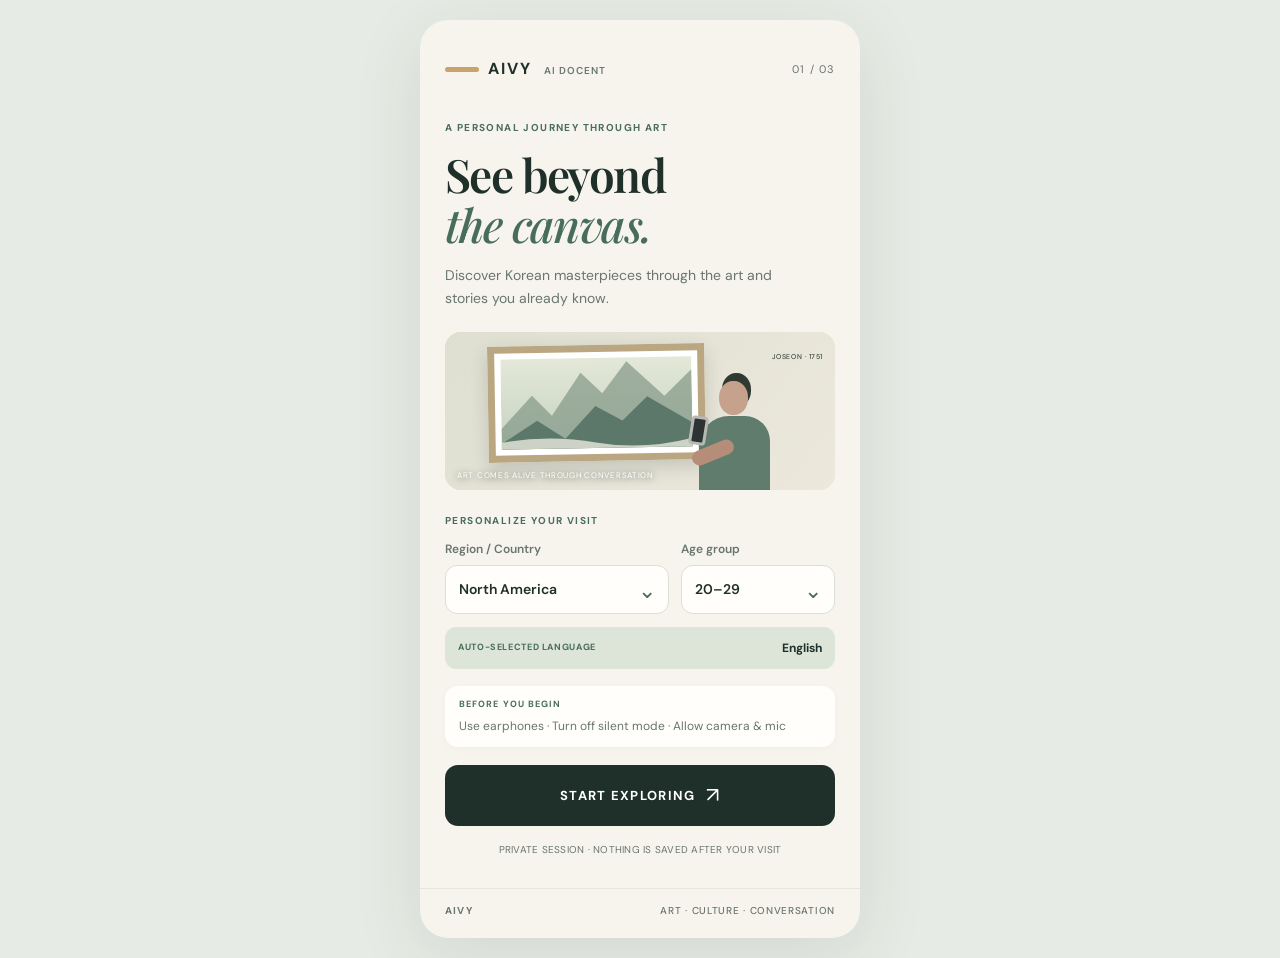
<file: static/index.html>
<!doctype html>
<html lang="en">
<head>
  <meta charset="utf-8">
  <meta name="viewport" content="width=device-width, initial-scale=1, viewport-fit=cover">
  <meta name="theme-color" content="#f7f4ed">
  <meta name="description" content="AIVY — your personal guide to Korean art">
  <title>AIVY · A personal journey through Korean art</title>
  <link rel="stylesheet" href="/static/style.css">
  <link rel="icon" href="data:,">
</head>
<body>
  <div class="app-shell">
    <header class="topbar">
      <span class="brand-mark" aria-hidden="true"></span>
      <a class="brand" href="/" aria-label="AIVY home">AIVY <span class="brand-sub">AI DOCENT</span></a>
      <span class="header-detail" id="page-tag">01 / 03</span>
    </header>

    <main>
      <section id="welcome-screen" class="screen welcome-screen" aria-labelledby="welcome-title">
        <div class="eyebrow">A PERSONAL JOURNEY THROUGH ART</div>
        <h1 id="welcome-title">See beyond<br><em>the canvas.</em></h1>
        <p class="intro-copy">Discover Korean masterpieces through the art and stories you already know.</p>

        <div class="hero-art" role="img" aria-label="Illustration of a visitor exploring a Joseon landscape painting in a museum">
          <div class="gallery-wall">
            <div class="gallery-painting">
              <svg viewBox="0 0 320 154" aria-hidden="true" preserveAspectRatio="xMidYMid slice">
                <defs><linearGradient id="mt" x1="0" y1="0" x2="0" y2="1"><stop stop-color="#e4e8d8"/><stop offset="1" stop-color="#c4d2bf"/></linearGradient></defs>
                <rect width="320" height="154" fill="url(#mt)"/>
                <path d="M0 118L52 63L85 97L134 26L170 61L211 8L274 67L320 23V154H0Z" fill="#7e9483" opacity=".66"/>
                <path d="M0 143L60 105L107 136L158 82L203 107L245 67L320 112V154H0Z" fill="#47675b" opacity=".74"/>
                <path d="M0 141Q80 128 158 143T320 138V154H0Z" fill="#e9e9dd" opacity=".8"/>
              </svg>
            </div>
            <span class="wall-label">JOSEON · 1751</span>
          </div>
          <div class="visitor" aria-hidden="true">
            <div class="visitor-head"></div><div class="visitor-body"></div><div class="visitor-arm"></div><div class="visitor-phone"></div>
          </div>
          <div class="hero-caption">ART COMES ALIVE THROUGH CONVERSATION</div>
        </div>

        <form id="onboarding-form" class="onboarding" novalidate>
          <h2 class="section-kicker">PERSONALIZE YOUR VISIT</h2>
          <div class="input-grid">
            <label class="field">
              <span>Region / Country</span>
              <span class="select-wrap">
                <select id="region-select" name="region" required>
                  <option value="north-america">North America</option>
                  <option value="europe">Europe</option>
                  <option value="china">China</option>
                  <option value="japan">Japan</option>
                </select>
              </span>
            </label>
            <label class="field">
              <span>Age group</span>
              <span class="select-wrap">
                <select id="age-select" name="age" required>
                  <option value="10-19">10–19</option>
                  <option value="20-29" selected>20–29</option>
                  <option value="30-39">30–39</option>
                  <option value="40-49">40–49</option>
                  <option value="50-59">50–59</option>
                  <option value="60+">60+</option>
                </select>
              </span>
            </label>
          </div>
          <div class="language-display"><span>AUTO-SELECTED LANGUAGE</span><strong id="language-value">English</strong></div>
          <div class="prep-note"><strong>BEFORE YOU BEGIN</strong><span>Use earphones · Turn off silent mode · Allow camera &amp; mic</span></div>
          <button id="start" type="submit" class="primary-button">START EXPLORING <span aria-hidden="true">↗</span></button>
          <p class="privacy-note">PRIVATE SESSION · NOTHING IS SAVED AFTER YOUR VISIT</p>
        </form>
      </section>

      <section id="experience-screen" class="screen experience-screen" hidden aria-labelledby="experience-title">
        <div class="experience-heading"><div><div class="eyebrow">YOUR PERSONAL GUIDE</div><h1 id="experience-title">Look closer.</h1></div><button id="view-summary" class="text-button" type="button">My visit <span aria-hidden="true">↗</span></button></div>
        <div class="camera-stage">
          <video id="camera" playsinline muted autoplay aria-label="Live camera view"></video>
          <div class="camera-empty" id="camera-empty"><span aria-hidden="true" class="lens-icon">◎</span><span>Point your camera at a painting</span></div>
          <div class="camera-corners" aria-hidden="true"><i></i><i></i><i></i><i></i></div>
          <div class="camera-top-chip"><span class="live-dot"></span> LIVE VIEW</div>
          <button id="artwork-shortcut" class="recognition-chip" type="button" hidden><span>ARTWORK RECOGNIZED</span><strong id="recognized-title"></strong><span aria-hidden="true">↗</span></button>
        </div>
        <div class="status-line"><span class="status-dot"></span><span id="status" role="status" aria-live="polite">Ready to explore.</span></div>
        <div id="log" class="chat-log" aria-label="Conversation transcript" aria-live="polite"></div>
        <div class="talk-area">
          <button id="talk" class="talk-button muted" type="button" disabled aria-label="Mute microphone" aria-pressed="true"><svg class="mic-glyph" aria-hidden="true" viewBox="0 0 24 24" fill="none" stroke="currentColor" stroke-width="1.8"><rect x="9" y="2" width="6" height="12" rx="3"/><path d="M5 10v2a7 7 0 0 0 14 0v-2M12 19v3M8 22h8"/><path class="mic-slash" d="M3 3l18 18"/></svg><span class="talk-label">Microphone off · tap to unmute</span></button>
          <p class="talk-hint">TAP TO CONTROL YOUR MICROPHONE</p>
        </div>
        <form id="text-form" class="text-form"><label class="sr-only" for="text-input">Type a question</label><input id="text-input" placeholder="Or type your question…" autocomplete="off"><button type="submit" aria-label="Send question">➤</button></form>
        <div class="utility-row"><button id="test-voice" type="button">Test audio</button><button id="replay" type="button" disabled>↻ Replay response</button><button id="finish" type="button">End visit</button></div>
        <div id="audio-status" role="status" aria-live="polite" class="audio-status"></div><div id="meta" class="debug-meta" hidden></div>
      </section>

      <section id="summary-screen" class="screen summary-screen" hidden aria-labelledby="summary-title">
        <div class="eyebrow">YOUR VISIT AT A GLANCE</div>
        <h1 id="summary-title">Your art<br><em>journey.</em></h1>
        <p class="intro-copy">The Korean artworks you explored, and the connections you discovered.</p>
        <div class="stats-row"><div><strong id="count-artworks">00</strong><span>ARTWORKS VIEWED</span></div><div><strong id="count-comparisons">00</strong><span>ART PAIRINGS</span></div></div>
        <h2 class="section-kicker">YOUR DISCOVERIES</h2>
        <div id="summary-list" class="summary-list"></div>
        <p class="privacy-note">Your visit is temporary. Your session history disappears when you end your visit.</p>
        <button id="end-visit" class="primary-button" type="button">END VISIT <span aria-hidden="true">↗</span></button>
        <button id="back-to-guide" class="secondary-button" type="button">BACK TO THE GUIDE</button>
      </section>
    </main>
    <footer class="app-footer">AIVY <span>ART · CULTURE · CONVERSATION</span></footer>
  </div>

  <div id="details-overlay" class="details-overlay" hidden>
    <div class="overlay-scrim" data-close-details></div>
    <section class="details-sheet" role="dialog" aria-modal="true" aria-labelledby="details-title">
      <div class="sheet-handle" aria-hidden="true"></div>
      <button id="close-details" class="close-details" type="button" aria-label="Close details">✕</button>
      <div class="eyebrow" id="details-eyebrow">KOREAN ARTWORK</div>
      <h2 id="details-title">Artwork details</h2>
      <p id="details-subtitle"></p>
      <div id="details-comparison" class="comparison-detail" hidden>
        <div class="comparison-divider">A CROSS-CULTURAL CONNECTION</div>
        <h3 id="comparison-title"></h3><p id="comparison-subtitle"></p>
        <a id="comparison-link" href="#" target="_blank" rel="noopener noreferrer" hidden>View museum collection ↗</a>
      </div>
      <button id="details-done" class="primary-button" type="button">KEEP EXPLORING</button>
    </section>
  </div>
  <script type="module" src="/static/app.js"></script>
</body>
</html>
</file>
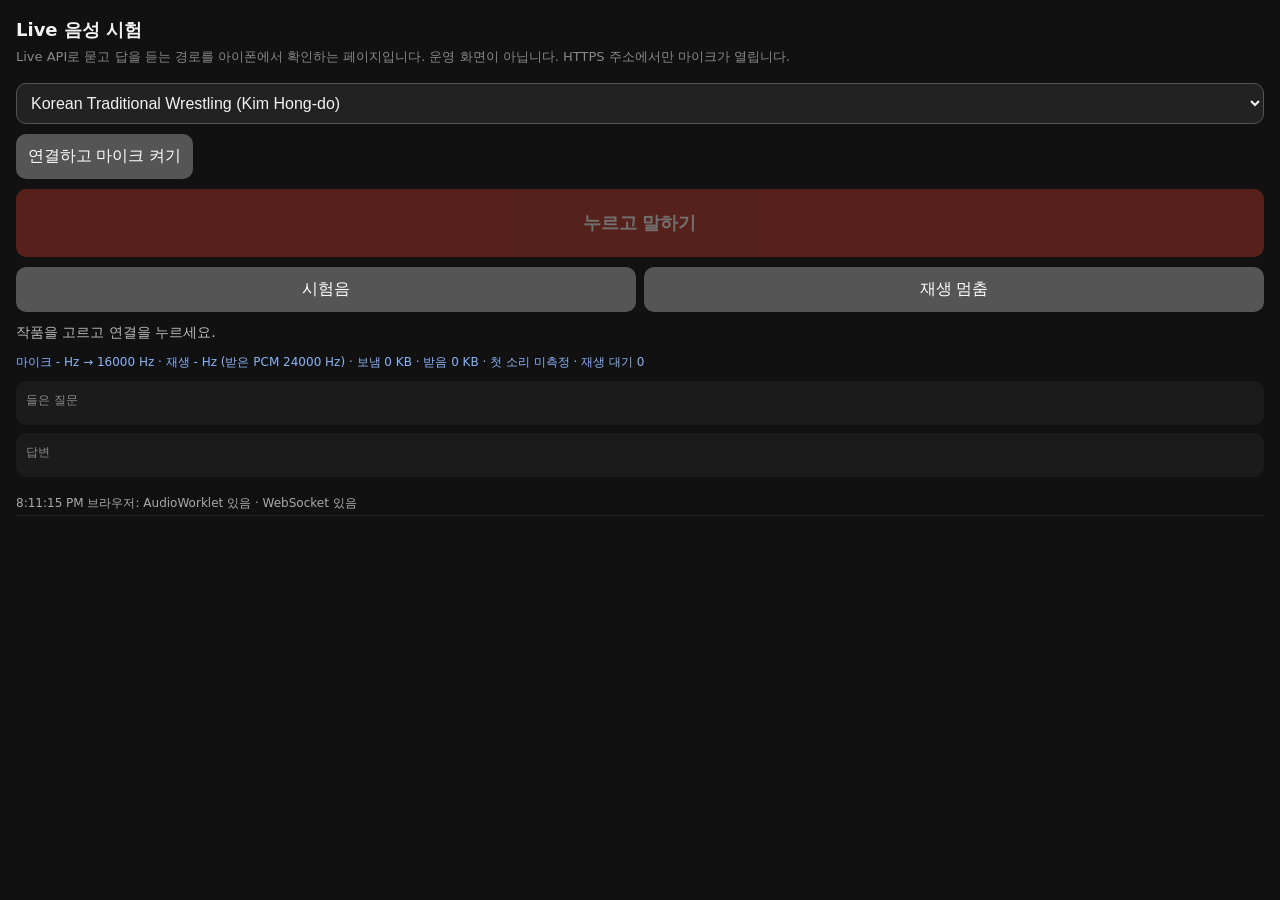
<file: static/live/live_test.html>
<!doctype html>
<!-- Live API 음성 왕복 시험 페이지. 담당: FE1. 운영 화면이 아니다(docs/FE1/FE1_Live_검토.md).
     중계 서버: tools/live/live_relay_spike.py. 동작은 live_test.js. -->
<html lang="ko">
<head>
  <meta charset="utf-8">
  <meta name="viewport" content="width=device-width, initial-scale=1, viewport-fit=cover">
  <title>Live 음성 시험</title>
  <style>
    * { box-sizing: border-box; }
    html, body { margin: 0; background: #111; color: #f2f2f2;
                 font: 16px/1.5 -apple-system, system-ui, sans-serif; }
    main { padding: 16px calc(16px + env(safe-area-inset-left)) calc(16px + env(safe-area-inset-bottom)); }
    h1 { font-size: 18px; margin: 0 0 4px; }
    .note { color: #888; font-size: 13px; margin: 0 0 16px; }
    select, button { font-size: 16px; border-radius: 10px; border: 0; }
    select { width: 100%; padding: 10px; margin-bottom: 10px;
             border: 1px solid #555; background: #222; color: inherit; }
    button { padding: 12px; background: #555; color: #fff; }
    #talk { width: 100%; padding: 22px; background: #c0392b; font-weight: 600; font-size: 18px;
            margin: 10px 0; -webkit-user-select: none; user-select: none; touch-action: none; }
    #talk.recording { background: #e67e22; }
    button:disabled { opacity: .4; }
    #row { display: flex; gap: 8px; }
    #row button { flex: 1; }
    #status { color: #bbb; font-size: 14px; margin: 10px 0; }
    #metrics { font-size: 12px; color: #8ab4f8; margin: 10px 0; word-break: keep-all; }
    .box { background: #1b1b1b; border-radius: 10px; padding: 10px; margin: 8px 0; min-height: 44px; }
    .box h2 { font-size: 12px; color: #888; margin: 0 0 4px; font-weight: normal; }
    #log { margin-top: 14px; font-size: 12px; max-height: 40vh; overflow-y: auto; }
    .line { padding: 3px 0; border-bottom: 1px solid #222; color: #aaa; }
    .line.ok { color: #7ec699; }
    .line.err { color: #e88; }
  </style>
</head>
<body>
<main>
  <h1>Live 음성 시험</h1>
  <p class="note">
    Live API로 묻고 답을 듣는 경로를 아이폰에서 확인하는 페이지입니다. 운영 화면이 아닙니다.
    HTTPS 주소에서만 마이크가 열립니다.
  </p>

  <select id="artwork" aria-label="작품"></select>
  <button id="connect">연결하고 마이크 켜기</button>

  <button id="talk" disabled>누르고 말하기</button>

  <div id="row">
    <button id="tone" type="button">시험음</button>
    <button id="stop" type="button">재생 멈춤</button>
  </div>

  <div id="status">작품을 고르고 연결을 누르세요.</div>
  <div id="metrics"></div>

  <div class="box"><h2>들은 질문</h2><div id="heard"></div></div>
  <div class="box"><h2>답변</h2><div id="said"></div></div>

  <div id="log"></div>
</main>
<script type="module" src="/static/live/live_test.js"></script>
</body>
</html>
</file>
<file: static/style.css>
@import url("https://fonts.googleapis.com/css2?family=DM+Sans:wght@400;500;600;700&family=Playfair+Display:ital,wght@0,500;0,600;1,500&display=swap");
:root{color-scheme:light;--paper:#f7f4ed;--surface:#fffefa;--forest:#1f302b;--green:#486d5c;--sage:#dce5d8;--muted:#68766d;--line:#e3e6dd;--gold:#c9a36b;--shadow:0 20px 60px #1f302b14}
*{box-sizing:border-box}html{scroll-behavior:smooth}html,body{min-height:100%;margin:0}body{font:15px/1.5 "DM Sans",sans-serif;background:#e7ebe5;color:var(--forest)}button,input,select{font:inherit}button{cursor:pointer}button:disabled{opacity:.45;cursor:not-allowed}a{color:inherit}h1,h2,h3,p{margin-top:0}h1{font:600 clamp(38px,10vw,46px)/1.08 "Playfair Display",Georgia,serif;letter-spacing:-1.6px;margin:10px 0 18px}h1 em{font-weight:500;color:var(--green)}[hidden]{display:none!important}.sr-only{position:absolute!important;width:1px;height:1px;padding:0;margin:-1px;overflow:hidden;clip:rect(0,0,0,0);white-space:nowrap;border:0}
.app-shell{width:min(100%,440px);min-height:100svh;margin:0 auto;background:var(--paper);box-shadow:0 16px 70px #1f302b1a;display:flex;flex-direction:column}.topbar{display:flex;align-items:center;gap:9px;padding:29px 25px 10px;min-height:79px}.brand-mark{width:34px;height:5px;border-radius:20px;background:var(--gold)}.brand{text-decoration:none;font-size:16px;font-weight:700;letter-spacing:.12em}.brand-sub{font-size:10px;font-weight:600;color:var(--muted);letter-spacing:.1em;margin-left:6px}.header-detail{margin-left:auto;font-size:11px;color:var(--muted);letter-spacing:.1em}.screen{padding:20px 25px 24px;flex:1}.eyebrow,.section-kicker{font-size:10px;font-weight:700;letter-spacing:.14em;color:var(--green)}.intro-copy{font-size:14px;line-height:1.6;color:var(--muted);max-width:350px}.app-footer{padding:14px 25px 20px;border-top:1px solid var(--line);display:flex;justify-content:space-between;font-size:10px;color:var(--muted);font-weight:700;letter-spacing:.12em}.app-footer span{font-weight:500;letter-spacing:.07em}
.welcome-screen{padding-top:21px}.welcome-screen h1{margin-top:15px;margin-bottom:15px}.hero-art{height:158px;position:relative;overflow:hidden;border-radius:16px;background:#dedfd1;margin:23px 0 23px;isolation:isolate}.gallery-wall{position:absolute;inset:0;background:linear-gradient(130deg,#dedfd1,#ece8dc);display:grid;place-items:center}.gallery-painting{height:116px;width:217px;position:absolute;top:13px;left:43px;padding:6px;border:7px solid #baa781;background:white;box-shadow:0 7px 18px #1f302b2c;transform:rotate(-1deg)}.gallery-painting svg{width:100%;height:100%;display:block}.wall-label{position:absolute;right:12px;top:20px;font-size:7px;letter-spacing:.08em}.visitor{position:absolute;right:65px;bottom:-9px;width:71px;height:120px}.visitor-head{height:34px;width:29px;background:#c6a28c;border-radius:48%;position:absolute;top:2px;right:22px;box-shadow:3px -8px #303a31}.visitor-body{position:absolute;bottom:0;right:0;width:71px;height:83px;background:#607c6c;border-radius:30px 25px 0 0}.visitor-arm{position:absolute;left:-8px;bottom:39px;width:44px;height:15px;background:#b68d78;transform:rotate(-22deg);border-radius:18px}.visitor-phone{position:absolute;left:-9px;bottom:54px;width:17px;height:29px;background:#2d3332;border:3px solid #b6b9b4;border-radius:4px;transform:rotate(9deg)}.hero-caption{position:absolute;bottom:9px;left:12px;color:white;font-size:8px;letter-spacing:.09em;text-shadow:0 1px 7px #0009}
.onboarding{margin-top:5px}.section-kicker{margin:0 0 12px}.input-grid{display:grid;grid-template-columns:1.45fr 1fr;gap:12px}.field{display:flex;flex-direction:column;gap:7px;min-width:0}.field>span:first-child{font-size:12px;color:var(--muted);font-weight:600}.select-wrap{position:relative;display:block}.select-wrap:after{content:"⌄";position:absolute;right:13px;top:9px;font-size:22px;pointer-events:none;color:var(--green)}select{appearance:none;-webkit-appearance:none;width:100%;border:1px solid #dae0d5;border-radius:12px;background:var(--surface);color:var(--forest);height:49px;padding:0 26px 0 13px;font-size:14px;font-weight:600;outline-offset:2px}.language-display{background:var(--sage);border-radius:11px;padding:12px 13px;margin:13px 0;display:flex;align-items:center;justify-content:space-between;gap:8px}.language-display span{font-size:9px;font-weight:700;letter-spacing:.07em;color:var(--green)}.language-display strong{font-size:12px}.prep-note{border-radius:13px;background:var(--surface);padding:12px 14px;display:flex;flex-direction:column;gap:5px;margin:17px 0 18px;box-shadow:0 2px 9px #1f302b07}.prep-note strong{font-size:9px;letter-spacing:.12em;color:var(--green)}.prep-note span{font-size:12px;color:var(--muted)}.primary-button{width:100%;background:var(--forest);border:none;color:white;min-height:55px;padding:15px 18px;border-radius:13px;font-weight:700;font-size:13px;letter-spacing:.1em;display:flex;align-items:center;justify-content:center;gap:10px}.primary-button span{font-size:21px;font-weight:400}.primary-button:hover{background:#304b3c}.privacy-note{text-align:center;font-size:10px;line-height:1.6;color:var(--muted);margin:16px 0 6px;letter-spacing:.025em}
.experience-screen{padding-top:13px;display:flex;flex-direction:column;gap:12px;min-height:calc(100svh - 144px)}.experience-heading{display:flex;justify-content:space-between;align-items:center}.experience-heading h1{font-size:31px;margin:3px 0 0}.text-button{border:0;background:transparent;color:var(--green);font-size:12px;font-weight:700;padding:9px 0}.camera-stage{height:clamp(175px,29svh,265px);background:#263b33;border-radius:18px;position:relative;overflow:hidden;flex-shrink:0}.camera-stage video{width:100%;height:100%;object-fit:cover;display:block}.camera-empty{position:absolute;inset:0;display:flex;flex-direction:column;align-items:center;justify-content:center;color:#dfe7dd;font-size:12px;gap:7px;text-align:center;padding:12px;pointer-events:none;background:linear-gradient(140deg,#47645488,#1f302b88)}.camera-empty .lens-icon{font-size:46px;opacity:.5}.camera-top-chip{position:absolute;top:14px;left:14px;background:#14261fc9;color:white;font-size:10px;letter-spacing:.07em;padding:7px 10px;border-radius:30px;display:flex;gap:6px;align-items:center}.live-dot,.status-dot{width:7px;height:7px;border-radius:50%;background:#86ba98;display:inline-block;flex-shrink:0}.camera-corners{position:absolute;inset:30px 20px 24px;pointer-events:none}.camera-corners i{position:absolute;width:26px;height:26px;border-color:#f7f4ed9c;border-style:solid;border-width:0}.camera-corners i:nth-child(1){left:0;top:0;border-top-width:2px;border-left-width:2px}.camera-corners i:nth-child(2){right:0;top:0;border-top-width:2px;border-right-width:2px}.camera-corners i:nth-child(3){left:0;bottom:0;border-left-width:2px;border-bottom-width:2px}.camera-corners i:nth-child(4){right:0;bottom:0;border-bottom-width:2px;border-right-width:2px}.recognition-chip{position:absolute;bottom:12px;left:12px;right:12px;border:0;background:#f8f7f1ef;border-radius:12px;padding:10px 14px;display:grid;grid-template-columns:1fr auto;text-align:left;gap:1px 10px;color:var(--forest)}.recognition-chip span:first-child{font-size:9px;letter-spacing:.08em;color:var(--green);font-weight:700;grid-column:1}.recognition-chip strong{font-size:13px;grid-column:1;overflow:hidden;text-overflow:ellipsis;white-space:nowrap}.recognition-chip span:last-child{grid-column:2;grid-row:1/3;font-size:20px}.status-line{display:flex;gap:9px;align-items:center;color:var(--muted);font-size:12px;min-height:17px}/* Keep transcript in its own scroll container: never let messages overlap the talk/input controls. */
.chat-log{flex:0 0 auto;width:100%;min-width:0;height:clamp(150px,23svh,220px);min-height:0;max-height:none;overflow-y:auto;overflow-x:hidden;overscroll-behavior:contain;display:flex;flex-direction:column;align-items:stretch;gap:9px;padding:6px 2px 10px;-webkit-overflow-scrolling:touch}.chat-log:empty:before{content:"Your conversation will appear here.";font-size:13px;color:#8b9990;margin:auto;align-self:center}.msg{flex:0 0 auto;min-width:0;width:fit-content;max-width:85%;box-sizing:border-box;padding:11px 13px;border-radius:13px;font-size:13px;line-height:1.5;white-space:pre-wrap;overflow-wrap:break-word;word-break:normal}.msg.visitor{position:static;right:auto;bottom:auto;height:auto;align-self:flex-end;background:#dce5d8;border-bottom-right-radius:4px}.msg.docent{align-self:flex-start;background:var(--surface);border:1px solid var(--line);border-bottom-left-radius:4px}.talk-area{display:flex;flex-direction:column;align-items:center;gap:6px}.talk-button{width:100%;min-height:56px;border:0;background:var(--forest);color:white;border-radius:14px;display:flex;align-items:center;justify-content:center;gap:11px;font-size:15px;font-weight:700;touch-action:none;user-select:none;-webkit-user-select:none}.talk-button.recording{background:#a45b45}.mic-glyph{border:2px solid #ffffffaa;border-radius:50%;width:26px;height:26px;display:grid;place-items:center;font-size:12px}.talk-hint{margin:0;color:var(--muted);font-size:9px;letter-spacing:.11em}.text-form{display:flex;gap:8px}.text-form input{min-width:0;flex:1;height:45px;background:var(--surface);border:1px solid var(--line);border-radius:12px;padding:0 13px;outline-offset:1px;color:var(--forest);font-size:13px}.text-form button{height:45px;width:46px;border-radius:12px;border:0;background:var(--sage);color:var(--green)}.utility-row{display:flex;justify-content:space-between;gap:6px}.utility-row button{border:0;background:transparent;color:var(--muted);font-size:11px;padding:4px 0}.audio-status{min-height:12px;font-size:10px;color:var(--muted)}.debug-meta{font-size:10px;color:var(--muted)}
.summary-screen{padding-top:34px}.summary-screen h1{margin:15px 0}.stats-row{background:var(--sage);border-radius:16px;display:grid;grid-template-columns:1fr 1fr;margin:28px 0 29px;padding:20px 17px}.stats-row>div{display:flex;flex-direction:column;gap:3px}.stats-row>div+div{padding-left:23px;border-left:1px solid #c1d3c4}.stats-row strong{font:600 35px/1.1 "Playfair Display",serif}.stats-row span{font-size:10px;color:var(--muted);letter-spacing:.04em}.summary-list{display:flex;flex-direction:column;gap:12px}.summary-card{border-radius:15px;background:var(--surface);border:1px solid var(--line);padding:17px}.summary-label{font-size:10px;font-weight:700;letter-spacing:.1em;color:var(--green);margin-bottom:8px}.summary-card h3{font-size:16px;line-height:1.3;margin:0 0 4px}.summary-card p{font-size:12px;color:var(--muted);margin:0}.pair-divider{height:1px;background:var(--line);margin:14px 0 11px}.summary-empty{border:1px dashed #bdc9bd;border-radius:15px;padding:26px 16px;text-align:center;color:var(--muted);font-size:13px}.secondary-button{width:100%;border:0;background:transparent;color:var(--green);margin:10px 0 4px;padding:10px;font-weight:700;font-size:12px;letter-spacing:.07em}
.details-overlay{position:fixed;inset:0;z-index:15;display:flex;justify-content:center;align-items:flex-end}.overlay-scrim{position:absolute;inset:0;background:#12241ecc}.details-sheet{position:relative;z-index:1;width:min(100%,440px);max-height:85svh;overflow:auto;background:var(--paper);padding:30px 25px calc(25px + env(safe-area-inset-bottom));border-radius:23px 23px 0 0}.sheet-handle{width:42px;height:5px;background:#cdd5cb;border-radius:15px;position:absolute;top:11px;left:calc(50% - 21px)}.close-details{position:absolute;right:24px;top:24px;background:var(--sage);border:0;border-radius:50%;height:30px;width:30px}.details-sheet h2{font:600 29px/1.18 "Playfair Display",Georgia,serif;margin:11px 30px 8px 0}.details-sheet>p,.comparison-detail p{font-size:13px;color:var(--muted)}.comparison-detail{padding:17px 0 22px}.comparison-divider{font-size:10px;color:var(--green);letter-spacing:.12em;border-top:1px solid var(--line);padding-top:15px;font-weight:700}.comparison-detail h3{font-size:19px;margin:11px 0 5px}.comparison-detail a{font-size:12px;font-weight:700;color:var(--green)}
:focus-visible{outline:3px solid var(--gold);outline-offset:3px}
@media(min-width:650px){body{padding:20px}.app-shell{border-radius:28px;overflow:hidden;min-height:calc(100svh - 40px)}}
@media(max-height:730px){.hero-art{height:125px;margin:16px 0}.gallery-painting{height:100px}.welcome-screen{padding-top:10px}.welcome-screen h1{font-size:35px}.prep-note{margin:10px 0}}
@media(prefers-reduced-motion:reduce){*,*:before,*:after{scroll-behavior:auto!important;transition:none!important}}

/* FE2: microphone toggle, shared by Live and tap-to-send fallback. */
.talk-button{touch-action:manipulation}.talk-button.muted{background:var(--forest)}.talk-button:focus-visible{outline:3px solid #a45b45;outline-offset:3px}.talk-button:disabled{opacity:.55;cursor:wait}.mic-glyph{border:0;border-radius:0;width:24px;height:24px;display:block}.mic-slash{display:none}.talk-button.muted .mic-slash{display:block}
</file>
